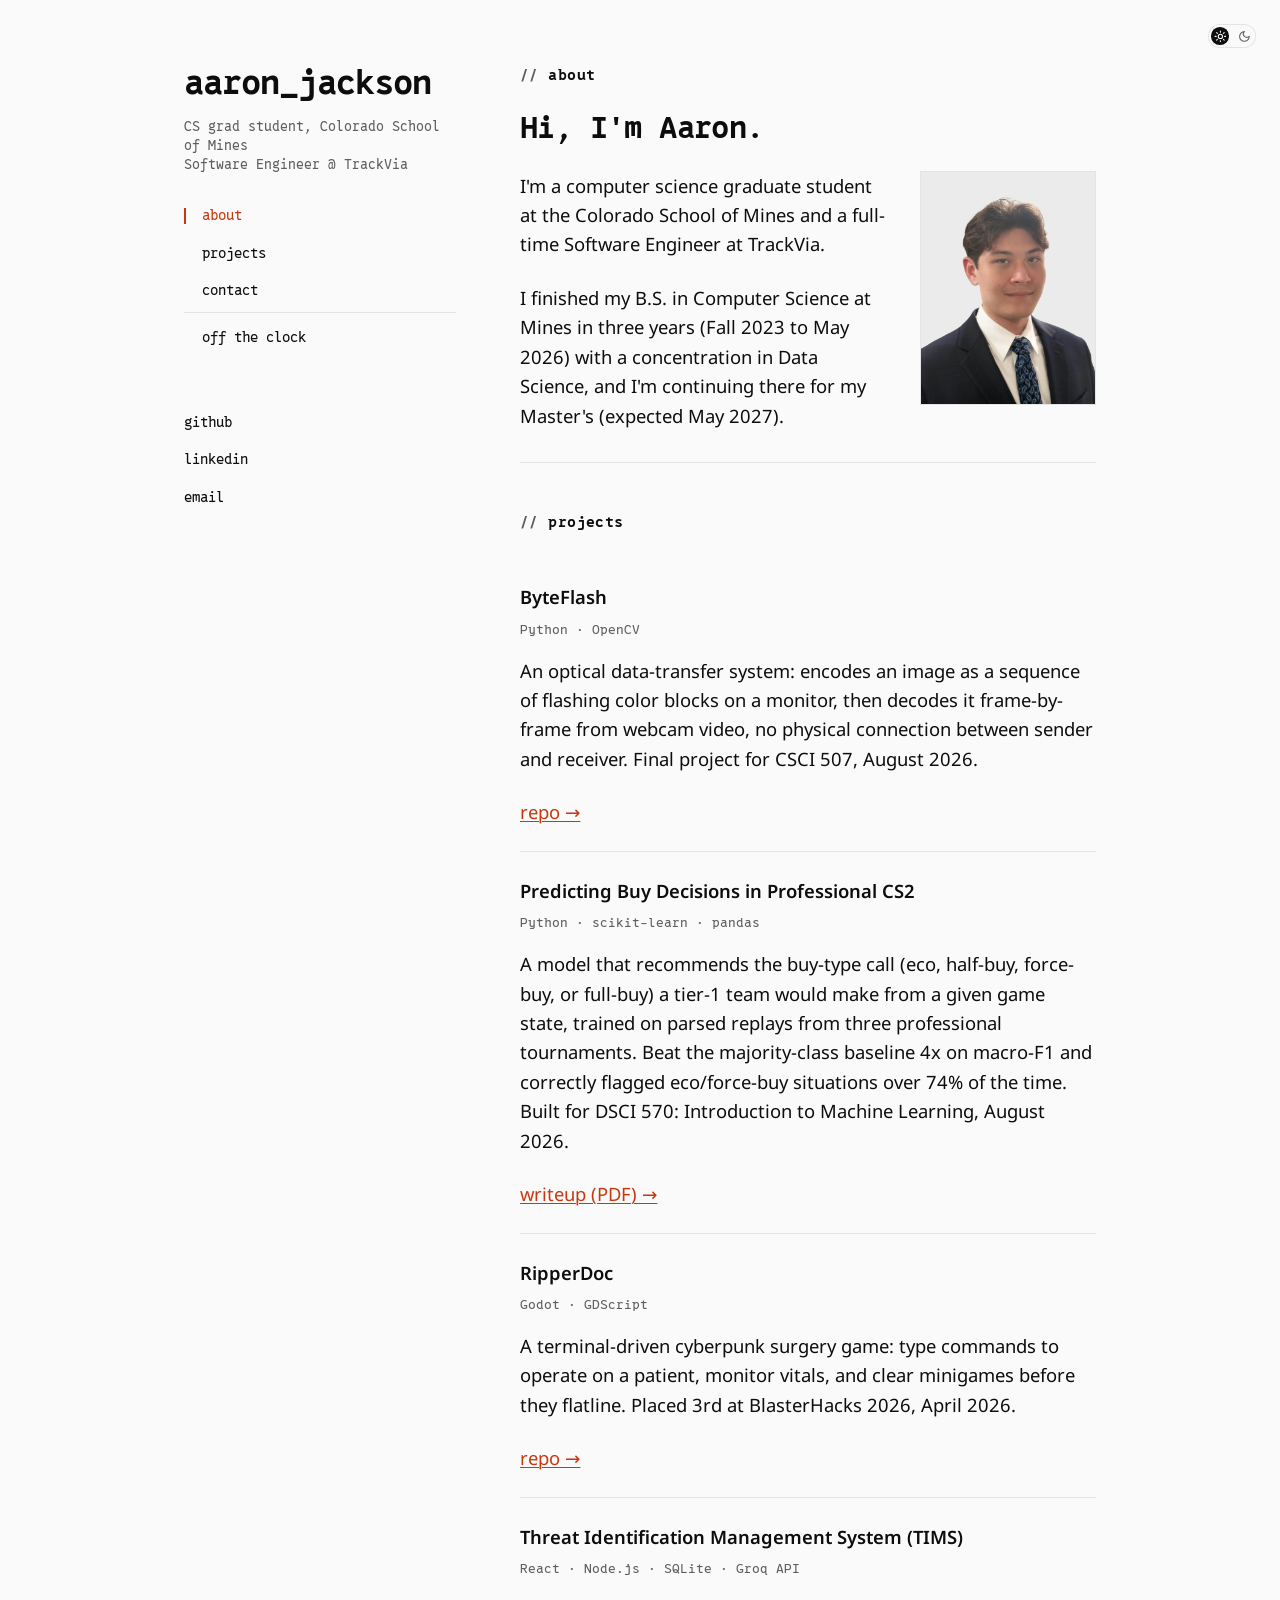
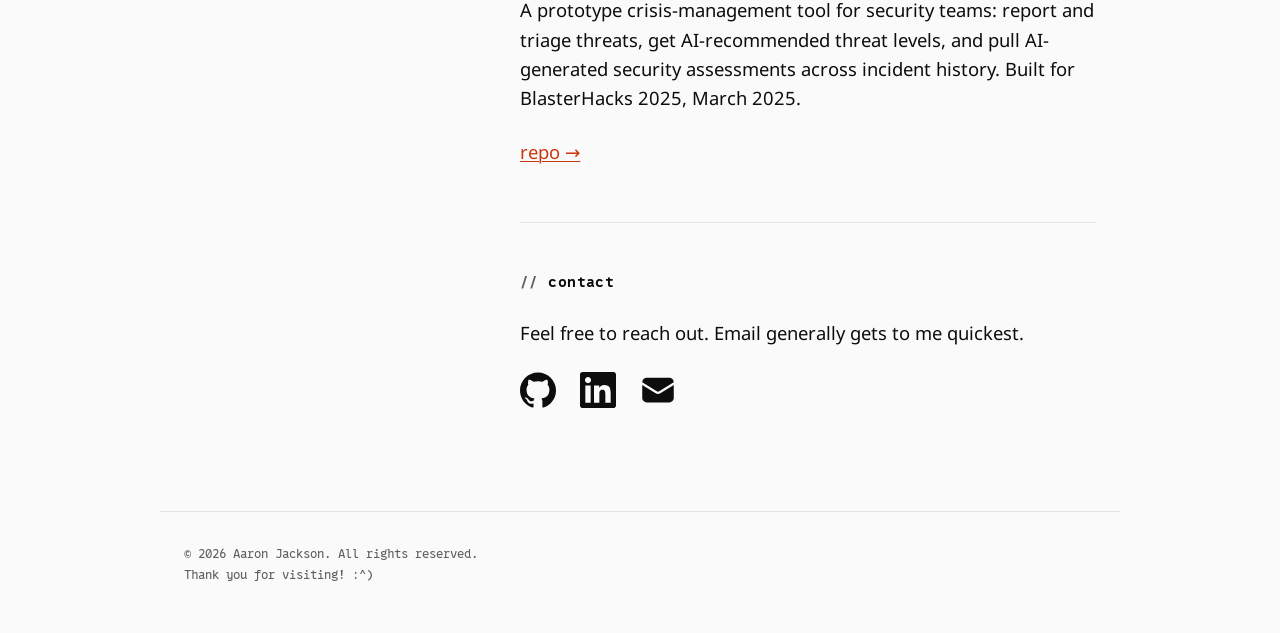
<file: index.html>
<!doctype html>
<html lang="en">
<head>
  <meta charset="utf-8">
  <!-- Applies a saved theme choice before first paint, so there's no flash of the
       wrong theme. Duplicated in life.html; keep both in sync. -->
  <script>
    (function () {
      try {
        var t = localStorage.getItem('theme');
        if (t === 'light' || t === 'dark') document.documentElement.setAttribute('data-theme', t);
      } catch (e) {}
    })();
  </script>
  <meta name="viewport" content="width=device-width, initial-scale=1">
  <title>Aaron Jackson</title>
  <meta name="description" content="Aaron Jackson. CS graduate student at Colorado School of Mines and Software Engineer at TrackVia.">
  <link rel="preconnect" href="https://fonts.googleapis.com">
  <link rel="preconnect" href="https://fonts.gstatic.com" crossorigin>
  <link rel="stylesheet" href="https://fonts.googleapis.com/css2?family=Noto+Sans:ital,wght@0,400;0,600;1,400&display=swap">
  <link rel="stylesheet" href="style.css">
</head>
<body>

  <a class="skip-link" href="#about">Skip to content</a>

  <div class="wrap">

    <!-- Spine markup is shared with life.html (which adds a sub-nav and cross-page
         hrefs). Keep the common parts in sync. -->
    <header class="spine">
      <div class="spine-top">
        <h1 class="name">aaron_jackson</h1>
        <p class="role">CS grad student, Colorado School of Mines<br>Software Engineer @ TrackVia</p>

        <nav class="nav" aria-label="Sections">
          <ul>
            <li><a href="#about">about</a></li>
            <li><a href="#projects">projects</a></li>
            <li><a href="#contact">contact</a></li>
          </ul>
          <ul class="nav-aside">
            <li><a href="life.html">off the clock</a></li>
          </ul>
        </nav>

      </div>

      <button type="button" class="theme-toggle" role="switch" aria-checked="false" aria-label="Dark theme">
        <svg class="icon-sun" viewBox="0 0 24 24" width="16" height="16" aria-hidden="true" focusable="false" fill="none" stroke="currentColor" stroke-width="2" stroke-linecap="round" stroke-linejoin="round">
          <circle cx="12" cy="12" r="4"/>
          <path d="M12 2v2"/><path d="M12 20v2"/><path d="m4.93 4.93 1.41 1.41"/><path d="m17.66 17.66 1.41 1.41"/><path d="M2 12h2"/><path d="M20 12h2"/><path d="m6.34 17.66-1.41 1.41"/><path d="m19.07 4.93-1.41 1.41"/>
        </svg>
        <span class="theme-toggle-thumb" aria-hidden="true"></span>
        <svg class="icon-moon" viewBox="0 0 24 24" width="16" height="16" aria-hidden="true" focusable="false" fill="none" stroke="currentColor" stroke-width="2" stroke-linecap="round" stroke-linejoin="round">
          <path d="M12 3a6 6 0 0 0 9 9 9 9 0 1 1-9-9Z"/>
        </svg>
      </button>

      <ul class="links" aria-label="Elsewhere">
        <li><a href="https://github.com/aaronrjackson" target="_blank" rel="noopener">github</a></li>
        <li><a href="https://www.linkedin.com/in/aaronrileyjackson/" target="_blank" rel="noopener">linkedin</a></li>
        <li><a href="mailto:05.aaronjackson@gmail.com">email</a></li>
      </ul>
    </header>

    <main>

      <section id="about" aria-labelledby="about-h">
        <h2 id="about-h"><span class="tok" aria-hidden="true">//</span> about</h2>

        <p class="greeting">Hi, I'm Aaron.</p>

        <figure class="photo photo--headshot">
          <img src="img/aaron.webp" width="1151" height="1536" alt="Aaron Jackson">
        </figure>

        <p>
          I'm a computer science graduate student at the Colorado School of Mines and a
          full-time Software Engineer at TrackVia.
        </p>
        <p>
          I finished my B.S. in Computer Science at Mines in three years (Fall 2023 to
          May 2026) with a concentration in Data Science, and I'm continuing there for
          my Master's (expected May 2027).
        </p>
      </section>

      <section id="projects" aria-labelledby="projects-h">
        <h2 id="projects-h"><span class="tok" aria-hidden="true">//</span> projects</h2>

        <!-- Ordered by date built, most recent first. -->

        <article class="project">
          <h3>ByteFlash</h3>
          <p class="stack">Python · OpenCV</p>
          <p>
            An optical data-transfer system: encodes an image as a sequence of flashing
            color blocks on a monitor, then decodes it frame-by-frame from webcam video,
            no physical connection between sender and receiver. Final project for
            CSCI 507, August 2026.
          </p>
          <p><a href="https://github.com/aaronrjackson/ByteFlash" target="_blank" rel="noopener">repo &rarr;</a></p>
        </article>

        <article class="project">
          <h3>Predicting Buy Decisions in Professional CS2</h3>
          <p class="stack">Python · scikit-learn · pandas</p>
          <p>
            A model that recommends the buy-type call (eco, half-buy, force-buy, or
            full-buy) a tier-1 team would make from a given game state, trained on
            parsed replays from three professional tournaments. Beat the majority-class
            baseline 4x on macro-F1 and correctly flagged eco/force-buy situations over
            74% of the time. Built for DSCI 570: Introduction to Machine Learning,
            August 2026.
          </p>
          <p><a href="files/cs2-buy-prediction.pdf" target="_blank" rel="noopener">writeup (PDF) &rarr;</a></p>
        </article>

        <article class="project">
          <h3>RipperDoc</h3>
          <p class="stack">Godot · GDScript</p>
          <p>
            A terminal-driven cyberpunk surgery game: type commands to operate on a
            patient, monitor vitals, and clear minigames before they flatline. Placed
            3rd at BlasterHacks 2026, April 2026.
          </p>
          <p><a href="https://github.com/aaronrjackson/ripperdoc" target="_blank" rel="noopener">repo &rarr;</a></p>
        </article>

        <article class="project">
          <h3>Threat Identification Management System (TIMS)</h3>
          <p class="stack">React · Node.js · SQLite · Groq API</p>
          <p>
            A prototype crisis-management tool for security teams: report and triage
            threats, get AI-recommended threat levels, and pull AI-generated security
            assessments across incident history. Built for BlasterHacks 2025, March 2025.
          </p>
          <p><a href="https://github.com/aaronrjackson/TIMS" target="_blank" rel="noopener">repo &rarr;</a></p>
        </article>
      </section>

      <section id="contact" aria-labelledby="contact-h">
        <h2 id="contact-h"><span class="tok" aria-hidden="true">//</span> contact</h2>

        <p>Feel free to reach out. Email generally gets to me quickest.</p>

        <ul class="iconrow" aria-label="Contact links">
          <li>
            <a href="https://github.com/aaronrjackson" aria-label="GitHub" target="_blank" rel="noopener">
              <svg viewBox="0 0 24 24" width="24" height="24" aria-hidden="true" focusable="false">
                <path fill="currentColor" d="M12 .297c-6.63 0-12 5.373-12 12 0 5.303 3.438 9.8 8.205 11.385.6.113.82-.258.82-.577 0-.285-.01-1.04-.015-2.04-3.338.724-4.042-1.61-4.042-1.61C4.422 18.07 3.633 17.7 3.633 17.7c-1.087-.744.084-.729.084-.729 1.205.084 1.838 1.236 1.838 1.236 1.07 1.835 2.809 1.305 3.495.998.108-.776.417-1.305.76-1.605-2.665-.3-5.466-1.332-5.466-5.93 0-1.31.465-2.38 1.235-3.22-.135-.303-.54-1.523.105-3.176 0 0 1.005-.322 3.3 1.23.96-.267 1.98-.399 3-.405 1.02.006 2.04.138 3 .405 2.28-1.552 3.285-1.23 3.285-1.23.645 1.653.24 2.873.12 3.176.765.84 1.23 1.91 1.23 3.22 0 4.61-2.805 5.625-5.475 5.92.42.36.81 1.096.81 2.22 0 1.606-.015 2.896-.015 3.286 0 .315.21.69.825.57C20.565 22.092 24 17.592 24 12.297c0-6.627-5.373-12-12-12"/>
              </svg>
            </a>
          </li>
          <li>
            <a href="https://www.linkedin.com/in/aaronrileyjackson/" aria-label="LinkedIn" target="_blank" rel="noopener">
              <svg viewBox="0 0 24 24" width="24" height="24" aria-hidden="true" focusable="false">
                <path fill="currentColor" d="M20.447 20.452h-3.554v-5.569c0-1.328-.027-3.037-1.852-3.037-1.853 0-2.136 1.445-2.136 2.939v5.667H9.351V9h3.414v1.561h.046c.477-.9 1.637-1.85 3.37-1.85 3.601 0 4.267 2.37 4.267 5.455v6.286zM5.337 7.433c-1.144 0-2.063-.926-2.063-2.065 0-1.138.92-2.063 2.063-2.063 1.14 0 2.064.925 2.064 2.063 0 1.139-.925 2.065-2.064 2.065zm1.782 13.019H3.555V9h3.564v11.452zM22.225 0H1.771C.792 0 0 .774 0 1.729v20.542C0 23.227.792 24 1.771 24h20.451C23.2 24 24 23.227 24 22.271V1.729C24 .774 23.2 0 22.222 0h.003z"/>
              </svg>
            </a>
          </li>
          <li>
            <a href="mailto:05.aaronjackson@gmail.com" aria-label="Email">
              <svg viewBox="0 0 24 24" width="24" height="24" aria-hidden="true" focusable="false">
                <path fill="currentColor" d="M1.5 8.67v8.58a3 3 0 0 0 3 3h15a3 3 0 0 0 3-3V8.67l-8.928 5.493a3 3 0 0 1-3.144 0L1.5 8.67Z"/>
                <path fill="currentColor" d="M22.5 6.908V6.75a3 3 0 0 0-3-3h-15a3 3 0 0 0-3 3v.158l9.714 5.978a1.5 1.5 0 0 0 1.572 0L22.5 6.908Z"/>
              </svg>
            </a>
          </li>
        </ul>

        <!-- TODO: add resume link once updated, e.g.
        <p><a href="aaron-jackson-resume.pdf" target="_blank" rel="noopener">resume (PDF) &rarr;</a></p>
        -->
      </section>

    </main>
  </div>

  <footer class="pagefoot">
    <p>&copy; 2026 Aaron Jackson. All rights reserved.</p>
    <p>Thank you for visiting! :^)</p>
  </footer>

  <script src="app.js" defer></script>
</body>
</html>
</file>
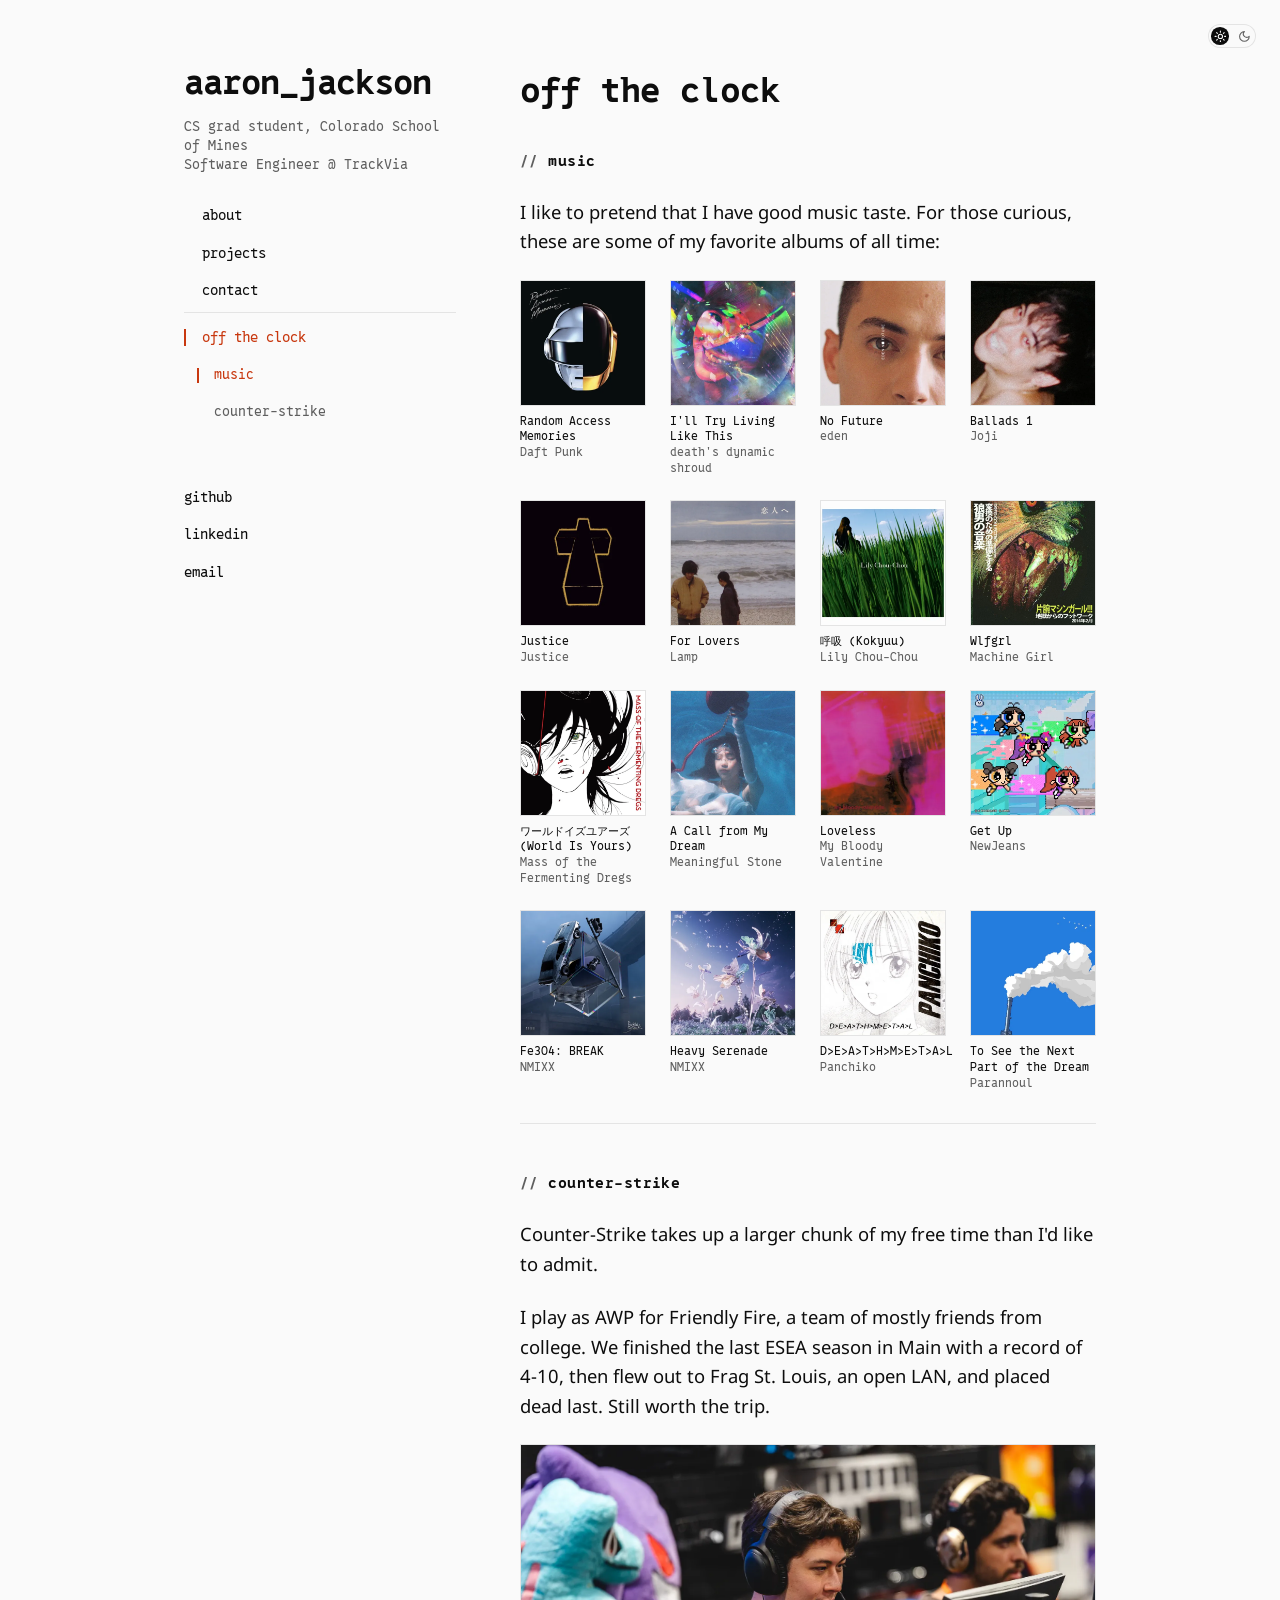
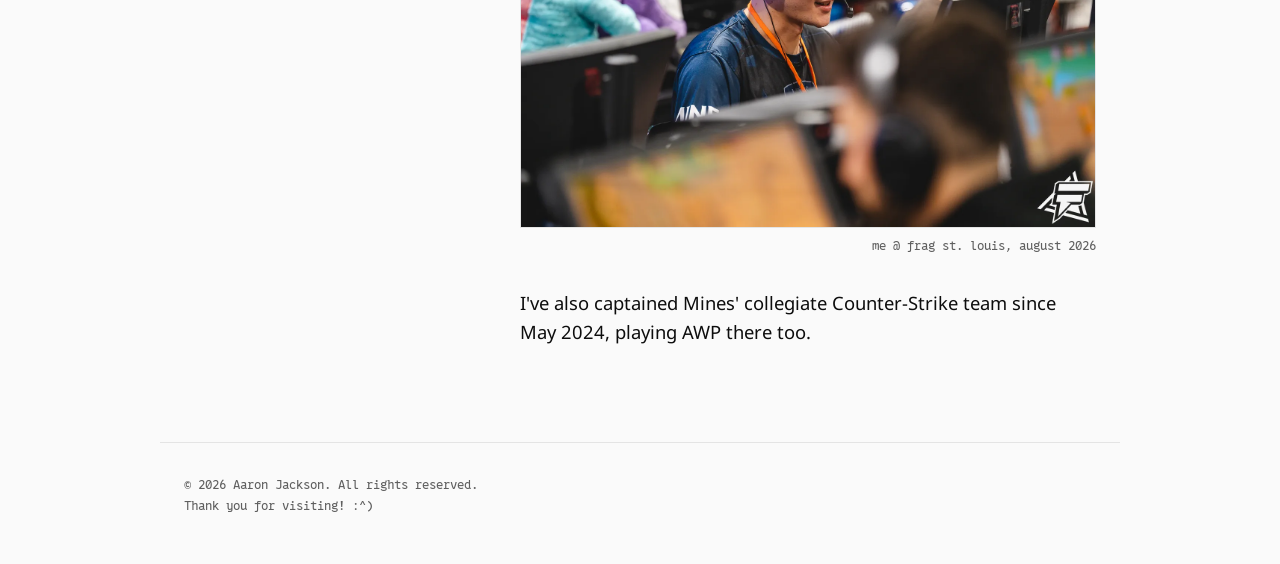
<file: life.html>
<!doctype html>
<html lang="en">
<head>
  <meta charset="utf-8">
  <!-- Applies a saved theme choice before first paint, so there's no flash of the
       wrong theme. Duplicated in index.html; keep both in sync. -->
  <script>
    (function () {
      try {
        var t = localStorage.getItem('theme');
        if (t === 'light' || t === 'dark') document.documentElement.setAttribute('data-theme', t);
      } catch (e) {}
    })();
  </script>
  <meta name="viewport" content="width=device-width, initial-scale=1">
  <title>Aaron Jackson: off the clock</title>
  <meta name="description" content="Aaron Jackson away from work: music, and competitive Counter-Strike.">
  <link rel="preconnect" href="https://fonts.googleapis.com">
  <link rel="preconnect" href="https://fonts.gstatic.com" crossorigin>
  <link rel="stylesheet" href="https://fonts.googleapis.com/css2?family=Noto+Sans:ital,wght@0,400;0,600;1,400&display=swap">
  <link rel="stylesheet" href="style.css">
</head>
<body>

  <a class="skip-link" href="#music">Skip to content</a>

  <div class="wrap">

    <!-- Spine markup is shared with index.html; this copy adds the "off the clock"
         sub-nav and points the section links cross-page. Keep the common parts in sync. -->
    <header class="spine">
      <div class="spine-top">
        <p class="name"><a href="index.html">aaron_jackson</a></p>
        <p class="role">CS grad student, Colorado School of Mines<br>Software Engineer @ TrackVia</p>

        <nav class="nav" aria-label="Sections">
          <ul>
            <li><a href="index.html#about">about</a></li>
            <li><a href="index.html#projects">projects</a></li>
            <li><a href="index.html#contact">contact</a></li>
          </ul>
          <ul class="nav-aside">
            <li>
              <a href="life.html" aria-current="page">off the clock</a>
              <!-- Sub-nav lives only on this page, so it is invisible from index.html.
                   Keep these items in sync with the <section> ids below. -->
              <ul class="nav-sub">
                <li><a href="#music">music</a></li>
                <li><a href="#counter-strike">counter-strike</a></li>
              </ul>
            </li>
          </ul>
        </nav>
      </div>

      <button type="button" class="theme-toggle" role="switch" aria-checked="false" aria-label="Dark theme">
        <svg class="icon-sun" viewBox="0 0 24 24" width="16" height="16" aria-hidden="true" focusable="false" fill="none" stroke="currentColor" stroke-width="2" stroke-linecap="round" stroke-linejoin="round">
          <circle cx="12" cy="12" r="4"/>
          <path d="M12 2v2"/><path d="M12 20v2"/><path d="m4.93 4.93 1.41 1.41"/><path d="m17.66 17.66 1.41 1.41"/><path d="M2 12h2"/><path d="M20 12h2"/><path d="m6.34 17.66-1.41 1.41"/><path d="m19.07 4.93-1.41 1.41"/>
        </svg>
        <span class="theme-toggle-thumb" aria-hidden="true"></span>
        <svg class="icon-moon" viewBox="0 0 24 24" width="16" height="16" aria-hidden="true" focusable="false" fill="none" stroke="currentColor" stroke-width="2" stroke-linecap="round" stroke-linejoin="round">
          <path d="M12 3a6 6 0 0 0 9 9 9 9 0 1 1-9-9Z"/>
        </svg>
      </button>

      <ul class="links" aria-label="Elsewhere">
        <li><a href="https://github.com/aaronrjackson" target="_blank" rel="noopener">github</a></li>
        <li><a href="https://www.linkedin.com/in/aaronrileyjackson/" target="_blank" rel="noopener">linkedin</a></li>
        <li><a href="mailto:05.aaronjackson@gmail.com">email</a></li>
      </ul>
    </header>

    <main>

      <h1 class="page-lead">off the clock</h1>

      <section id="music" aria-labelledby="music-h">
        <h2 id="music-h"><span class="tok" aria-hidden="true">//</span> music</h2>
        <p>
          I like to pretend that I have good music taste. For those curious, these are
          some of my favorite albums of all time:
        </p>

        <ul class="albums">
          <li>
            <figure>
              <img src="img/albums/random-access-memories.webp" width="480" height="480" loading="lazy" alt="Random Access Memories by Daft Punk">
              <figcaption><span class="album-title">Random Access Memories</span><span class="album-artist">Daft Punk</span></figcaption>
            </figure>
          </li>
          <li>
            <figure>
              <img src="img/albums/ill-try-living-like-this.webp" width="480" height="480" loading="lazy" alt="I'll Try Living Like This by death's dynamic shroud">
              <figcaption><span class="album-title">I'll Try Living Like This</span><span class="album-artist">death's dynamic shroud</span></figcaption>
            </figure>
          </li>
          <li>
            <figure>
              <img src="img/albums/no-future.webp" width="480" height="480" loading="lazy" alt="No Future by eden">
              <figcaption><span class="album-title">No Future</span><span class="album-artist">eden</span></figcaption>
            </figure>
          </li>
          <li>
            <figure>
              <img src="img/albums/ballads-1.webp" width="480" height="480" loading="lazy" alt="Ballads 1 by Joji">
              <figcaption><span class="album-title">Ballads 1</span><span class="album-artist">Joji</span></figcaption>
            </figure>
          </li>
          <li>
            <figure>
              <img src="img/albums/justice.webp" width="480" height="480" loading="lazy" alt="Justice by Justice">
              <figcaption><span class="album-title">Justice</span><span class="album-artist">Justice</span></figcaption>
            </figure>
          </li>
          <li>
            <figure>
              <img src="img/albums/for-lovers.webp" width="480" height="480" loading="lazy" alt="For Lovers by Lamp">
              <figcaption><span class="album-title">For Lovers</span><span class="album-artist">Lamp</span></figcaption>
            </figure>
          </li>
          <li>
            <figure>
              <img src="img/albums/kokyuu.webp" width="480" height="480" loading="lazy" alt="呼吸 (Kokyuu) by Lily Chou-Chou">
              <figcaption><span class="album-title">呼吸 (Kokyuu)</span><span class="album-artist">Lily Chou-Chou</span></figcaption>
            </figure>
          </li>
          <li>
            <figure>
              <img src="img/albums/wlfgrl.webp" width="480" height="480" loading="lazy" alt="Wlfgrl by Machine Girl">
              <figcaption><span class="album-title">Wlfgrl</span><span class="album-artist">Machine Girl</span></figcaption>
            </figure>
          </li>
          <li>
            <figure>
              <img src="img/albums/world-is-yours.webp" width="480" height="480" loading="lazy" alt="ワールドイズユアーズ (World Is Yours) by Mass of the Fermenting Dregs">
              <figcaption><span class="album-title">ワールドイズユアーズ (World Is Yours)</span><span class="album-artist">Mass of the Fermenting Dregs</span></figcaption>
            </figure>
          </li>
          <li>
            <figure>
              <img src="img/albums/a-call-from-my-dream.webp" width="480" height="480" loading="lazy" alt="A Call from My Dream by Meaningful Stone">
              <figcaption><span class="album-title">A Call from My Dream</span><span class="album-artist">Meaningful Stone</span></figcaption>
            </figure>
          </li>
          <li>
            <figure>
              <img src="img/albums/loveless.webp" width="480" height="480" loading="lazy" alt="Loveless by My Bloody Valentine">
              <figcaption><span class="album-title">Loveless</span><span class="album-artist">My Bloody Valentine</span></figcaption>
            </figure>
          </li>
          <li>
            <figure>
              <img src="img/albums/get-up.webp" width="480" height="480" loading="lazy" alt="Get Up by NewJeans">
              <figcaption><span class="album-title">Get Up</span><span class="album-artist">NewJeans</span></figcaption>
            </figure>
          </li>
          <li>
            <figure>
              <img src="img/albums/fe3o4-break.webp" width="480" height="480" loading="lazy" alt="Fe3O4: BREAK by NMIXX">
              <figcaption><span class="album-title">Fe3O4: BREAK</span><span class="album-artist">NMIXX</span></figcaption>
            </figure>
          </li>
          <li>
            <figure>
              <img src="img/albums/heavy-serenade.webp" width="480" height="480" loading="lazy" alt="Heavy Serenade by NMIXX">
              <figcaption><span class="album-title">Heavy Serenade</span><span class="album-artist">NMIXX</span></figcaption>
            </figure>
          </li>
          <li>
            <figure>
              <img src="img/albums/deathmetal.webp" width="480" height="480" loading="lazy" alt="D&gt;E&gt;A&gt;T&gt;H&gt;M&gt;E&gt;T&gt;A&gt;L by Panchiko">
              <figcaption><span class="album-title">D&gt;E&gt;A&gt;T&gt;H&gt;M&gt;E&gt;T&gt;A&gt;L</span><span class="album-artist">Panchiko</span></figcaption>
            </figure>
          </li>
          <li>
            <figure>
              <img src="img/albums/to-see-the-next-part-of-the-dream.webp" width="480" height="480" loading="lazy" alt="To See the Next Part of the Dream by Parannoul">
              <figcaption><span class="album-title">To See the Next Part of the Dream</span><span class="album-artist">Parannoul</span></figcaption>
            </figure>
          </li>
        </ul>
      </section>

      <section id="counter-strike" aria-labelledby="cs-h">
        <h2 id="cs-h"><span class="tok" aria-hidden="true">//</span> counter-strike</h2>
        <p>
          Counter-Strike takes up a larger chunk of my free time than I'd like to admit.
        </p>
        <p>
          I play as AWP for Friendly Fire, a team of mostly friends from college. We
          finished the last ESEA season in Main with a record of  4-10, then flew out to
          Frag St. Louis, an open LAN, and placed dead last. Still worth the trip.
        </p>

        <figure class="photo">
          <img src="img/frag-st-louis.webp" width="1536" height="1023" loading="lazy"
               alt="Aaron mid-match at Frag St. Louis, wearing a headset at a competition PC">
          <figcaption>me @ frag st. louis, august 2026</figcaption>
        </figure>

        <p>
          I've also captained Mines' collegiate Counter-Strike team since May 2024,
          playing AWP there too.
        </p>

        <!-- TODO: team roster link, or a Leetify / results link if you want one. -->
      </section>

    </main>
  </div>

  <footer class="pagefoot">
    <p>&copy; 2026 Aaron Jackson. All rights reserved.</p>
    <p>Thank you for visiting! :^)</p>
  </footer>

  <script src="app.js" defer></script>
</body>
</html>
</file>
<file: style.css>
/* ============================================================================
   aaron_jackson : design system  ("Mono-spine")

   Type      display + nav : 0xProto (400 / 700 / 400 italic), self-hosted woff2, see fonts/
             body          : Noto Sans (400 / 600 / 400 italic), Google Fonts
   Scale     body 1.15rem / 1.6 · section labels ("// name") 0.9rem mono bold,
             the "//" muted · meta 0.78rem
   Color     one accent (orange), used only on links + the active-section mark
   Spacing   8-scale: 0.5 / 1 / 1.5 / 2 / 3 / 4 / 6 rem
   Bold move left column is a monospaced "spine"; a thin accent rule marks the
             section you're scrolled to (progressive enhancement; see app.js)
   ============================================================================ */

@font-face {
  font-family: "0xProto";
  src: url("fonts/0xProto-Regular.woff2") format("woff2");
  font-weight: 400;
  font-style: normal;
  font-display: swap;
}
@font-face {
  font-family: "0xProto";
  src: url("fonts/0xProto-Bold.woff2") format("woff2");
  font-weight: 700;
  font-style: normal;
  font-display: swap;
}
@font-face {
  font-family: "0xProto";
  src: url("fonts/0xProto-Italic.woff2") format("woff2");
  font-weight: 400;
  font-style: italic;
  font-display: swap;
}

:root {
  color-scheme: light dark;

  --font-mono: "0xProto", ui-monospace, "SF Mono", "Cascadia Code", Menlo, Consolas, monospace;
  --font-body: "Noto Sans", system-ui, -apple-system, "Segoe UI", Roboto, sans-serif;

  --ink:    #0d0d0d;
  --muted:  #5f5f5f;
  --bg:     #fafafa;
  --rule:   #e4e4e4;
  --accent: #c8380f;   /* orange, 4.6:1 on --bg, passes AA for normal text */

  --s1: 0.5rem;
  --s2: 1rem;
  --s3: 1.5rem;
  --s4: 2rem;
  --s5: 3rem;
  --s6: 4rem;
  --s7: 6rem;
}

/* Dark palette applies from the OS preference by default, unless the toggle
   (below) has set an explicit data-theme on <html> that overrides it. */
@media (prefers-color-scheme: dark) {
  :root:not([data-theme="light"]) {
    --ink:    #ededed;
    --muted:  #a6a6a6;   /* 5.9:1 on the charcoal --bg */
    --bg:     #242424;   /* dark photoshop-style charcoal, not hard black */
    --rule:   #454545;   /* light enough to read against the charcoal */
    --accent: #ff7a4d;   /* brighter orange, 5.6:1 on the charcoal --bg */
  }

  /* pure white contact icons so they read clearly on the charcoal */
  :root:not([data-theme="light"]) .iconrow a { color: #fff; }
}

/* Explicit choice from the theme toggle; wins over the OS setting either way. */
:root[data-theme="dark"] {
  color-scheme: dark;
  --ink:    #ededed;
  --muted:  #a6a6a6;
  --bg:     #242424;
  --rule:   #454545;
  --accent: #ff7a4d;
}
:root[data-theme="dark"] .iconrow a { color: #fff; }
:root[data-theme="light"] { color-scheme: light; }

* { box-sizing: border-box; }

html { scroll-behavior: smooth; }

body {
  margin: 0;
  background: var(--bg);
  /* fades the page background/text when the theme changes, light<->dark or
     system-driven. Scoped to body only, transitioning every element at once
     caused a visible flicker from that many simultaneous repaints. */
  transition: background-color 0.3s ease, color 0.3s ease;
  color: var(--ink);
  font-family: var(--font-body);
  font-size: 1.15rem;
  line-height: 1.6;
  -webkit-font-smoothing: antialiased;
}

a {
  color: var(--accent);
  text-decoration-thickness: 1px;
  text-underline-offset: 2px;
}
a:hover { text-decoration: none; }

:focus-visible {
  outline: 2px solid var(--accent);
  outline-offset: 3px;
}

.skip-link {
  position: absolute;
  left: -9999px;
  top: 0;
  background: var(--ink);
  color: var(--bg);
  padding: var(--s1) var(--s2);
  font-family: var(--font-mono);
  font-size: 0.8rem;
}
.skip-link:focus {
  left: var(--s2);
  top: var(--s2);
  z-index: 10;
}

/* ---- layout -------------------------------------------------------------- */

.wrap {
  display: grid;
  grid-template-columns: 17rem 1fr;
  gap: var(--s6);
  max-width: 60rem;
  margin: 0 auto;
  padding: var(--s6) var(--s3);
}

.spine {
  position: sticky;
  top: var(--s6);
  align-self: start;
  display: flex;
  flex-direction: column;
  gap: var(--s5);
  font-family: var(--font-mono);
}

.name {
  font-size: clamp(1.5rem, 4vw, 2.05rem);
  font-weight: 700;
  line-height: 1.15;
  letter-spacing: -0.03em;
  margin: 0 0 var(--s2);
  overflow-wrap: normal;
  word-break: normal;
  hyphens: none;
}
.name a {
  color: inherit;
  text-decoration: none;
}
.name a:hover,
.name a:focus-visible { color: var(--accent); }

.role {
  font-size: 0.8rem;
  line-height: 1.5;
  color: var(--muted);
  margin: 0 0 var(--s3);
}

.nav ul,
.links {
  list-style: none;
  margin: 0;
  padding: 0;
}

.nav li { margin: var(--s1) 0; }

.nav a,
.links a {
  font-family: var(--font-mono);
  font-size: 0.85rem;
  color: var(--ink);
  text-decoration: none;
  position: relative;
}
.nav a {
  display: inline-block;
  padding-left: 1.1rem;
}

/* a thin rule drawn to the text box, so it always lines up with the label */
.nav a::before {
  content: "";
  position: absolute;
  left: 0;
  top: 0.2em;
  bottom: 0.2em;
  width: 2px;
  background: transparent;
}
.nav a:hover,
.nav a:focus-visible { color: var(--accent); }

/* set by app.js on scroll; falls back gracefully with no JS */
.nav a[aria-current="true"],
.nav a[aria-current="page"] {
  color: var(--accent);
}
.nav a[aria-current="true"]::before,
.nav a[aria-current="page"]::before { background: var(--accent); }

/* light/dark toggle: a slider switch, pinned to the top right of the viewport.
   See app.js for the click handler; aria-checked drives the CSS below. */
.theme-toggle {
  position: fixed;
  top: var(--s3);
  right: var(--s3);
  z-index: 20;
  display: inline-flex;
  align-items: center;
  justify-content: space-between;
  width: 3rem;
  height: 1.5rem;
  padding: 0 0.35rem;
  border: none;
  /* an inset shadow instead of a border: a real border eats into the box the
     thumb below is centered against, and threw its position off by a pixel or two. */
  box-shadow: inset 0 0 0 1px var(--rule);
  border-radius: 999px;
  background: var(--bg);
  cursor: pointer;
}
.theme-toggle:hover,
.theme-toggle:focus-visible { box-shadow: inset 0 0 0 1px var(--accent); }

.theme-toggle svg {
  position: relative;
  z-index: 1;
  display: block;
  width: 0.8rem;
  height: 0.8rem;
  color: var(--muted);
}
/* the icon under the thumb is knocked out to --bg for contrast against it */
.theme-toggle[aria-checked="false"] .icon-sun { color: var(--bg); }
.theme-toggle[aria-checked="true"] .icon-moon { color: var(--bg); }

.theme-toggle-thumb {
  position: absolute;
  top: 0.2rem;
  left: 0.2rem;
  width: 1.1rem;
  height: 1.1rem;
  border-radius: 50%;
  background: var(--ink);
  transition: transform 0.2s ease, background-color 0.25s ease;
}
.theme-toggle[aria-checked="true"] .theme-toggle-thumb {
  transform: translateX(1.5rem);
}

/* secondary nav: the link across to the other page */
.nav-aside {
  margin-top: var(--s3);
  padding-top: var(--s3);
  border-top: 1px solid var(--rule);
}

/* sub-nav under "off the clock", only rendered on life.html */
/* ".nav .nav-sub" (not just ".nav-sub") so this beats the ".nav ul { margin: 0 }"
   reset above, which also matches this element and outranks a bare class selector */
.nav .nav-sub {
  margin-top: var(--s1);
}
.nav-sub li { margin: 0; }
.nav-sub li + li { margin-top: var(--s1); }
.nav-sub a {
  padding-left: 1.9rem;
  font-size: 0.8rem;
  color: var(--muted);
}
.nav-sub a::before { left: 0.8rem; }

.links {
  display: flex;
  flex-direction: column;
  gap: var(--s1);
}
.links a:hover { color: var(--accent); }

/* ---- content ----------------------------------------------------------- */

main {
  min-width: 0;
  max-width: 40rem;
}

.page-lead {
  font-family: var(--font-mono);
  font-size: clamp(1.6rem, 4.5vw, 2.1rem);
  font-weight: 700;
  letter-spacing: -0.03em;
  margin: 0;
}

section {
  padding-block: var(--s5) var(--s4);
  border-top: 1px solid var(--rule);
}
/* contains a floated .photo--headshot so the next section's border/padding
   sits below it instead of overlapping */
section::after {
  content: "";
  display: table;
  clear: both;
}
section:first-child,
.page-lead + section {
  padding-top: var(--s4);
  border-top: 0;
}
section:first-child { padding-top: 0; }

h2 {
  font-family: var(--font-mono);
  font-size: 0.9rem;
  font-weight: 700;
  letter-spacing: 0.03em;
  color: var(--ink);
  margin: 0 0 var(--s3);
}
h2 .tok { color: var(--muted); }   /* the "//" prefix, kept quiet */

h3 {
  font-size: 1.15rem;
  font-weight: 600;
  margin: 0 0 var(--s1);
}

/* greeting line at the top of the about section */
.greeting {
  font-family: var(--font-mono);
  font-size: clamp(1.5rem, 3.6vw, 1.85rem);
  font-weight: 700;
  letter-spacing: -0.02em;
  line-height: 1.2;
  color: var(--ink);
  margin: 0 0 var(--s3);
}

p { margin: 0 0 var(--s3); }
p:last-child { margin-bottom: 0; }

.project {
  padding-block: var(--s3);
}
.project + .project { border-top: 1px solid var(--rule); }

.stack {
  font-family: var(--font-mono);
  font-size: 0.78rem;
  color: var(--muted);
  margin-bottom: var(--s2);
}

/* contact section: github / linkedin / email as icons */
.iconrow {
  list-style: none;
  margin: 0;
  padding: 0;
  display: flex;
  gap: var(--s3);
}
.iconrow a {
  display: inline-flex;
  padding: var(--s1);
  margin: calc(var(--s1) * -1);
  color: var(--ink);
  transition: color 0.15s ease;
}
.iconrow a:hover,
.iconrow a:focus-visible { color: var(--accent); }
.iconrow svg {
  display: block;
  width: 2.25rem;
  height: 2.25rem;
}

.photo {
  margin: 0 0 var(--s4);
}
.photo--headshot {
  float: right;
  max-width: 11rem;
  margin: 0 0 var(--s3) var(--s4);
}
.photo img {
  display: block;
  width: 100%;
  height: auto;
  border: 1px solid var(--rule);
}
.photo figcaption {
  font-family: var(--font-mono);
  font-size: 0.75rem;
  color: var(--muted);
  margin-top: var(--s1);
  text-align: right;
}

/* music section: a grid of album covers */
.albums {
  list-style: none;
  margin: 0;
  padding: 0;
  display: grid;
  grid-template-columns: repeat(auto-fill, minmax(7rem, 1fr));
  gap: var(--s3);
}
.albums figure { margin: 0; }
.albums img {
  display: block;
  width: 100%;
  height: auto;
  border: 1px solid var(--rule);
}
.albums figcaption {
  margin-top: var(--s1);
  font-family: var(--font-mono);
  font-size: 0.7rem;
  line-height: 1.4;
}
.albums .album-title {
  display: block;
  color: var(--ink);
}
.albums .album-artist {
  display: block;
  color: var(--muted);
}

/* ---- page footer -------------------------------------------------------- */

.pagefoot {
  max-width: 60rem;
  margin: 0 auto;
  padding: var(--s4) var(--s3) var(--s5);
  border-top: 1px solid var(--rule);
  font-family: var(--font-mono);
  font-size: 0.75rem;
  line-height: 1.7;
  color: var(--muted);
}
.pagefoot p { margin: 0; }

/* ---- narrow screens -------------------------------------------------------- */

@media (max-width: 720px) {
  .wrap {
    grid-template-columns: 1fr;
    gap: var(--s5);
    padding: var(--s4) var(--s3);
  }

  .spine {
    position: static;
    height: auto;
    gap: var(--s4);
  }

  .nav ul {
    display: flex;
    flex-wrap: wrap;
    gap: var(--s2);
  }
  .nav li { margin: 0; }
  .nav .nav-sub { margin-top: var(--s2); }
  .nav-sub li + li { margin-top: 0; }
  .nav-sub a { padding-left: 1.1rem; }
  .nav-sub a::before { left: 0; }

  main { max-width: none; }
}

/* phone widths: a floated headshot leaves too little room for text to wrap into */
@media (max-width: 480px) {
  .photo--headshot {
    float: none;
    max-width: 11rem;
    margin: 0 0 var(--s4);
  }
}

@media (prefers-reduced-motion: reduce) {
  html { scroll-behavior: auto; }
  *, *::before, *::after { transition: none; }
}
</file>
